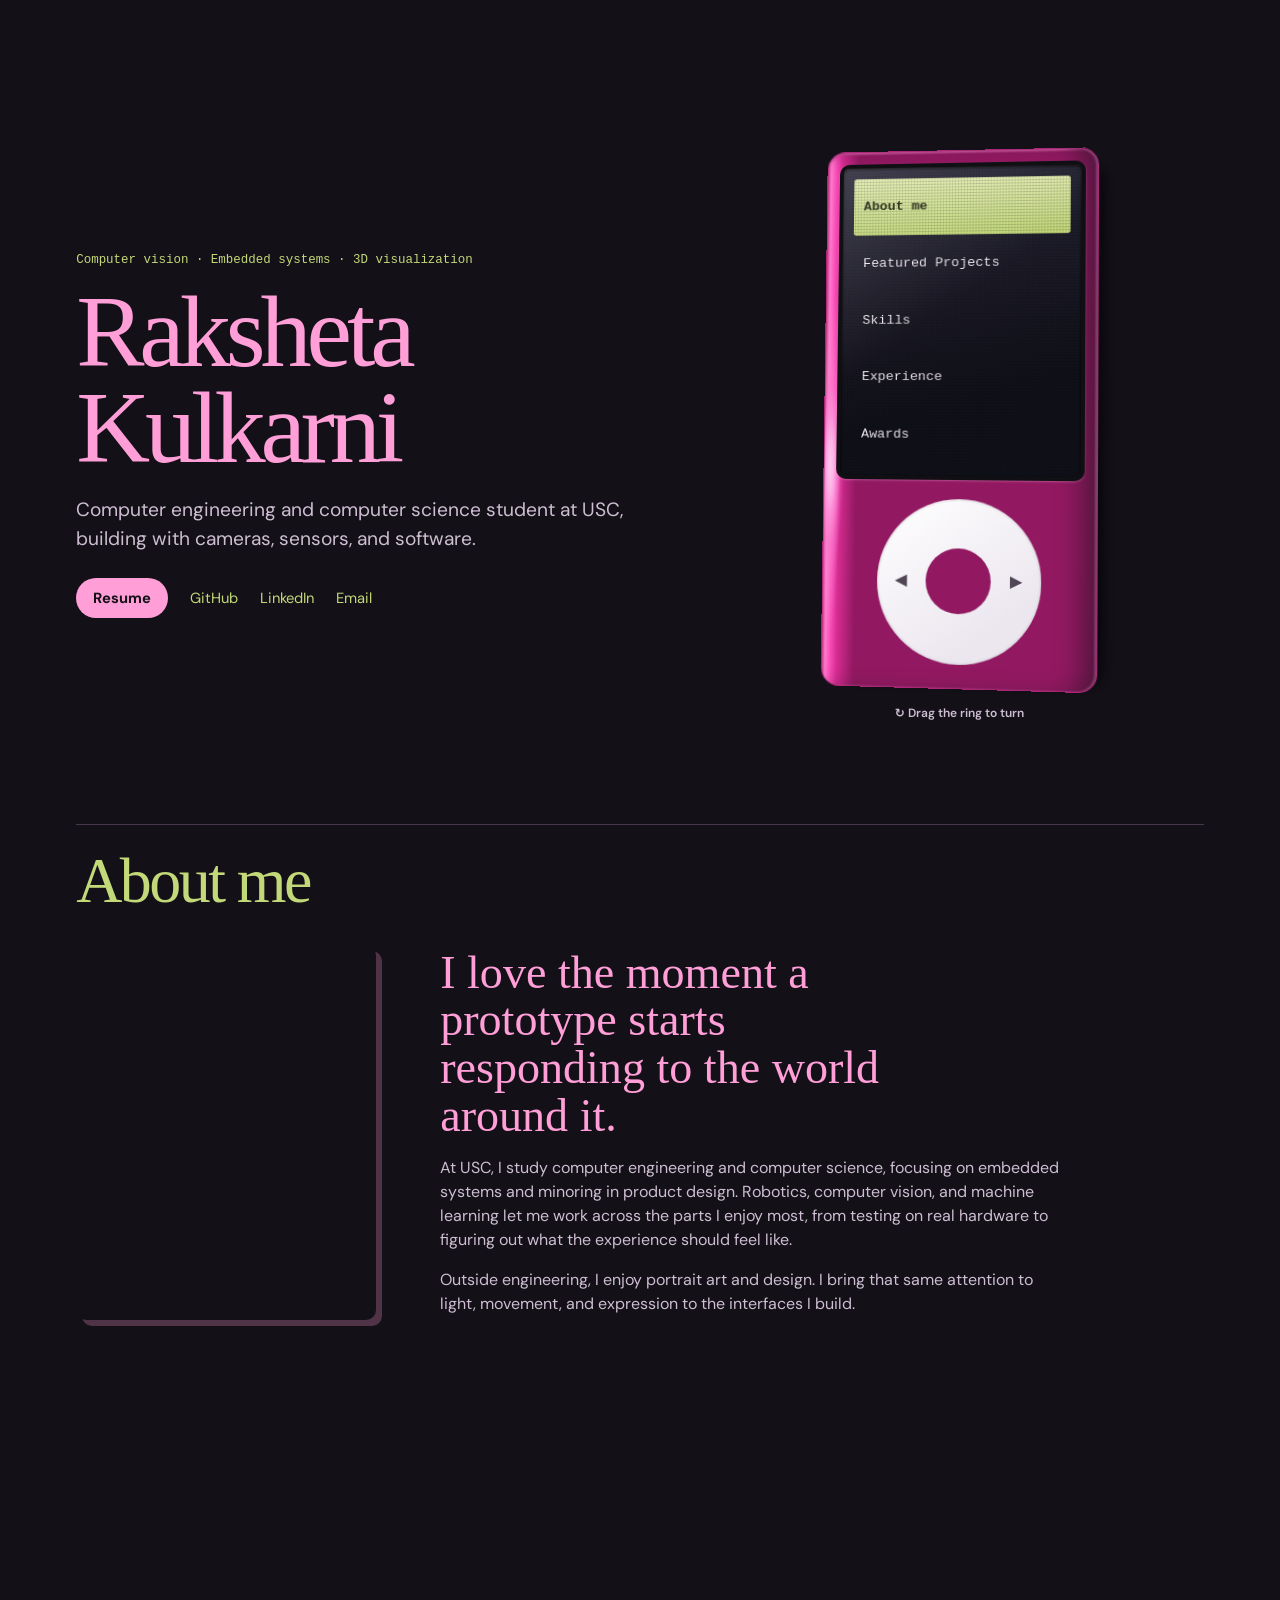
<file: index.html>
<!doctype html>
<html lang="en">
<meta charset="utf-8">
<meta http-equiv="refresh" content="0; url=featured-visuals/">
<title>Raksheta Kulkarni · Engineering Portfolio</title>
<p><a href="featured-visuals/">Open Raksheta Kulkarni’s engineering portfolio</a></p>
</html>
</file>
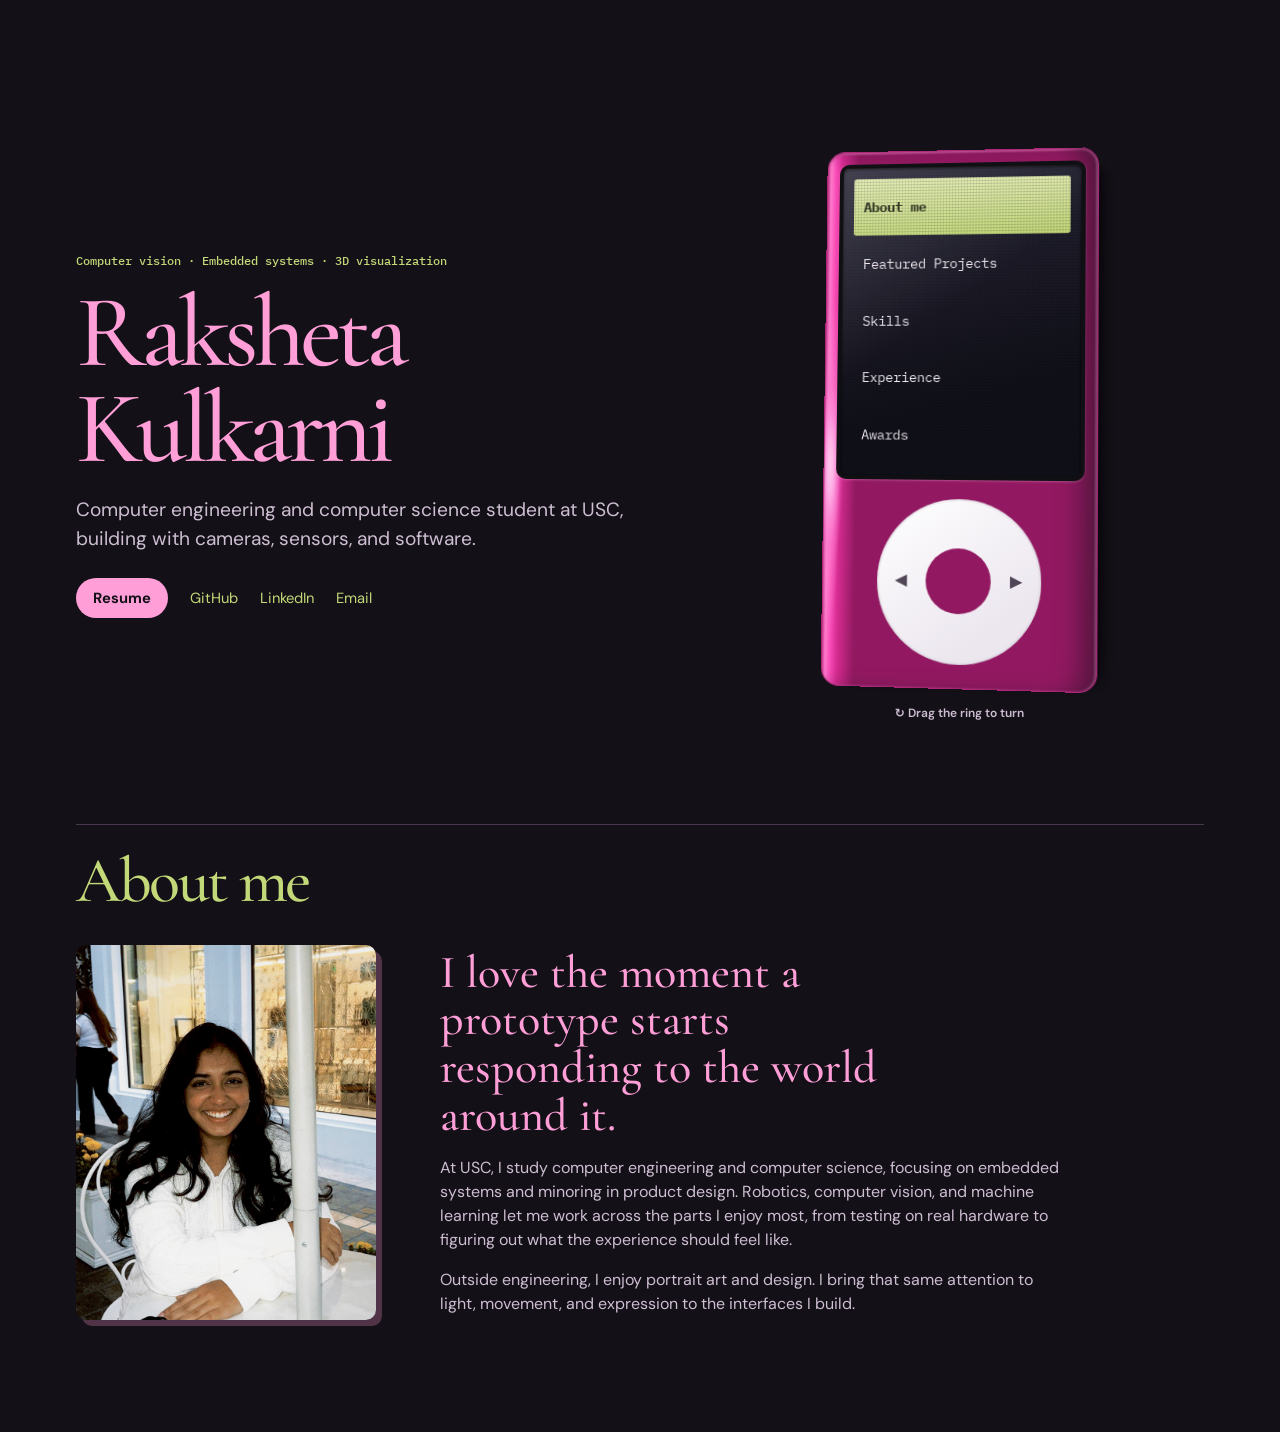
<file: featured-visuals/index.html>
<!doctype html>
<html lang="en">
<meta charset="utf-8">
<meta name="viewport" content="width=device-width, initial-scale=1">
<meta name="description" content="Engineering portfolio of Raksheta Kulkarni, a USC student working in computer vision, embedded systems, and software.">
<meta property="og:type" content="website">
<meta property="og:url" content="https://rakshetak.github.io/featured-visuals/">
<meta property="og:title" content="Raksheta Kulkarni | Engineering Portfolio">
<meta property="og:description" content="Interactive demos and original prototype footage from Magic Mirror and FIFO Smart Fridge.">
<meta property="og:image" content="https://rakshetak.github.io/featured-visuals/media/raksheta-kulkarni-portrait.jpg">
<meta property="og:image:alt" content="Portrait of Raksheta Kulkarni">
<title>Raksheta Kulkarni · Engineering Portfolio</title>
<link rel="stylesheet" href="visuals.css?v=portfolio-about-portrait">
<body class="portfolio">
<main>
  <header class="portfolio-intro" id="portfolio-start" tabindex="-1">
    <div class="portfolio-intro-copy">
    <p class="portfolio-focus">Computer vision · Embedded systems · 3D visualization</p>
    <h1>Raksheta Kulkarni</h1>
    <p>Computer engineering and computer science student at USC, building with cameras, sensors, and software.</p>
    <div class="portfolio-contact" aria-label="Resume and contact">
      <a class="portfolio-resume" href="media/raksheta-kulkarni-resume.pdf?v=public">Resume</a>
      <a href="https://github.com/RakshetaK">GitHub</a>
      <a href="https://www.linkedin.com/in/rakshetakulkarni">LinkedIn</a>
      <a href="mailto:raksheta@usc.edu">Email</a>
    </div>
    </div>
    <figure class="portfolio-hero-model">
      <div class="portfolio-device">
        <div class="portfolio-device-depth" aria-hidden="true"><i></i><i></i><i></i><i></i><i></i><i></i></div>
        <div class="portfolio-menu" role="tablist" aria-label="Portfolio sections" aria-orientation="vertical">
          <button type="button" role="tab" id="tab-about" aria-controls="about" aria-selected="true">About me</button>
          <button type="button" role="tab" id="tab-projects" aria-controls="projects" aria-selected="false" tabindex="-1">Featured Projects</button>
          <button type="button" role="tab" id="tab-skills" aria-controls="skills" aria-selected="false" tabindex="-1">Skills</button>
          <button type="button" role="tab" id="tab-experience" aria-controls="experience" aria-selected="false" tabindex="-1">Experience</button>
          <button type="button" role="tab" id="tab-awards" aria-controls="awards" aria-selected="false" tabindex="-1">Awards</button>
        </div>
        <div class="portfolio-wheel" role="group" aria-label="Section controls" aria-describedby="portfolio-wheel-hint">
          <button type="button" data-section-step="-1" aria-label="Previous section">◀</button>
          <button type="button" id="portfolio-open" aria-label="Go to selected section"></button>
          <button type="button" data-section-step="1" aria-label="Next section">▶</button>
        </div>
      </div>
      <figcaption class="portfolio-wheel-hint" id="portfolio-wheel-hint"><span aria-hidden="true">↻</span> Drag the ring to turn</figcaption>
    </figure>
  </header>
  <section id="about" class="portfolio-panel" role="tabpanel" aria-labelledby="tab-about" tabindex="-1">
    <h2>About me</h2>
    <div class="portfolio-about">
      <img src="media/raksheta-kulkarni-portrait.jpg" alt="Portrait of Raksheta Kulkarni" decoding="async">
      <div class="portfolio-about-copy">
        <p>I love the moment a prototype starts responding to the world around it.</p>
        <p>At USC, I study computer engineering and computer science, focusing on embedded systems and minoring in product design. Robotics, computer vision, and machine learning let me work across the parts I enjoy most, from testing on real hardware to figuring out what the experience should feel like.</p>
        <p>Outside engineering, I enjoy portrait art and design. I bring that same attention to light, movement, and expression to the interfaces I build.</p>
      </div>
    </div>
  </section>
  <section id="projects" class="portfolio-panel" role="tabpanel" aria-labelledby="tab-projects" tabindex="-1">
    <h2>Featured Projects</h2>
    <div class="portfolio-project-preview">
        <a class="portfolio-device-screen" href="magic-mirror.html" aria-label="Explore the Magic Mirror interactive demo">
          <p class="portfolio-model-status">Loading 3D model…</p>
          <canvas id="portfolio-mirror" width="640" height="640" aria-hidden="true" hidden></canvas>
          <span>Magic Mirror <span aria-hidden="true">↗</span></span>
        </a>
        <a class="portfolio-device-screen" href="fifo.html" aria-label="Explore the FIFO Smart Fridge interactive demo">
          <p class="portfolio-model-status">Loading 3D model…</p>
          <canvas id="portfolio-fifo" width="640" height="640" aria-hidden="true" hidden></canvas>
          <span>FIFO Smart Fridge <span aria-hidden="true">↗</span></span>
        </a>
    </div>
  </section>
  <section id="skills" class="portfolio-panel" role="tabpanel" aria-labelledby="tab-skills" tabindex="-1">
    <h2>Skills</h2>
    <dl class="portfolio-skills">
      <div><dt>Languages</dt><dd>C++, Python, C#, Java, Kotlin, TypeScript, JavaScript</dd></div>
      <div><dt>Computer vision and machine learning</dt><dd>OpenCV, Detectron2, PyTorch, TensorFlow</dd></div>
      <div><dt>Web</dt><dd>React, Next.js, Tailwind CSS, HTML, CSS</dd></div>
      <div><dt>Robotics and algorithms</dt><dd>Hungarian algorithm, Vicon, NVIDIA Jetson</dd></div>
      <div><dt>Tools</dt><dd>Git, GitHub, Docker, Linux, MATLAB, Figma, SOLIDWORKS (Certified Associate)</dd></div>
    </dl>
  </section>
  <section id="experience" class="portfolio-panel" role="tabpanel" aria-labelledby="tab-experience" tabindex="-1">
    <h2>Experience</h2>
    <section class="portfolio-experience-group">
      <h3>Technical Experience</h3>
      <div class="portfolio-entries">
        <article><p class="portfolio-meta">Premier Nationwide Security · Software Development Intern</p><h4>Security operations platform</h4><p>Designing a responsive platform for guards, office staff, and clients, including GPS-based check-ins, incident reporting, payroll, and billing.</p></article>
        <article><p class="portfolio-meta">USC Autonomous Networks Research Group · Undergraduate Researcher</p><h4>Error correction for correlated noise</h4><p>Studying GRAND and GRANDAB decoding under burst errors, including how interleaving and adaptive noise guessing affect decoding performance.</p></article>
        <article><p class="portfolio-meta">USC FLS Lab · Undergraduate Researcher</p><h4>Multi-agent formation transitions</h4><p>Developed a two-pass Hungarian assignment algorithm to reduce travel distance during drone formation changes while respecting device, orientation, and spatial constraints. Validated the approach on physical hardware with Vicon motion capture and measured <strong>7.36 mm average positional tracking error</strong> across the swarm.</p></article>
      </div>
    </section>
    <section class="portfolio-experience-group">
      <h3>Leadership</h3>
      <div class="portfolio-entries">
        <article><p class="portfolio-meta">USC Makers · Technical Operations Manager</p><h4>Workshop inventory app</h4><p>Organized <strong>200+ components</strong> across <strong>60 labeled bins</strong> and built a Kotlin Android app with Room and keyword search to help members find parts.</p></article>
        <article><p class="portfolio-meta">USC Makers · Project Manager</p><h4><a href="fifo.html">FIFO Smart Fridge</a></h4><p>Led a <strong>six-person team</strong>, managed a <strong>$600 budget</strong>, and integrated a motorized scanning carriage, a vision-language pipeline, and an inventory app.</p></article>
        <article><p class="portfolio-meta">USC Makers · Software Lead</p><h4><a href="magic-mirror.html">Magic Mirror</a></h4><p>Built the pose-tracking pipeline with MediaPipe, Flask, and Unity, including the joint transformations and smoothing that drove the 3D garment visualization. The original prototype sustained <strong>about 20 FPS</strong> with <strong>sub-second latency</strong>.</p></article>
      </div>
    </section>
    <section class="portfolio-experience-group">
      <h3>Competitions</h3>
      <div class="portfolio-entries">
        <article><p class="portfolio-meta">Kode With Klossy × Goldman Sachs</p><h4>Predatory lending detection</h4><p>Compared <strong>three classifiers</strong> across mortgage data from <strong>eight states</strong> and evaluated precision, recall, and fairness tradeoffs.</p></article>
        <article><p class="portfolio-meta">Good Vibes Only AI/ML Hackathon · Hardware Division Winner</p><h4>Vyz adaptive wearable</h4><p>Built a Jetson-powered prototype and programmed light-responsive sunglasses and real-time audio filtering to dampen ambient sound above <strong>85 dB</strong>.</p></article>
      </div>
    </section>
  </section>
  <section id="awards" class="portfolio-panel" role="tabpanel" aria-labelledby="tab-awards" tabindex="-1">
    <h2>Awards</h2>
    <ul class="portfolio-awards">
      <li><span class="portfolio-award-year">2025</span><div><strong>Hardware Division Winner</strong><p>Good Vibes Only AI/ML Hackathon</p></div></li>
      <li><span class="portfolio-award-year">2025</span><div><strong>Challenge Finalist</strong><p>Kode With Klossy × BWDC Challenge</p></div></li>
      <li><span class="portfolio-award-year">2024</span><div><strong>National Champion</strong><p>StellarXplorers</p></div></li>
      <li><span class="portfolio-award-year">2024–25</span><div><strong>Dean’s List</strong><p>USC Viterbi</p></div></li>
      <li><span class="portfolio-award-year">2023</span><div><strong>Top 5 Finalist</strong><p>Estée Lauder Coding Challenge</p></div></li>
    </ul>
  </section>
</main>
<script src="portfolio-menu.js?v=click-wheel" defer></script>
<script type="module" src="portfolio-hero.js?v=model-loading"></script>
</body>
</html>
</file>
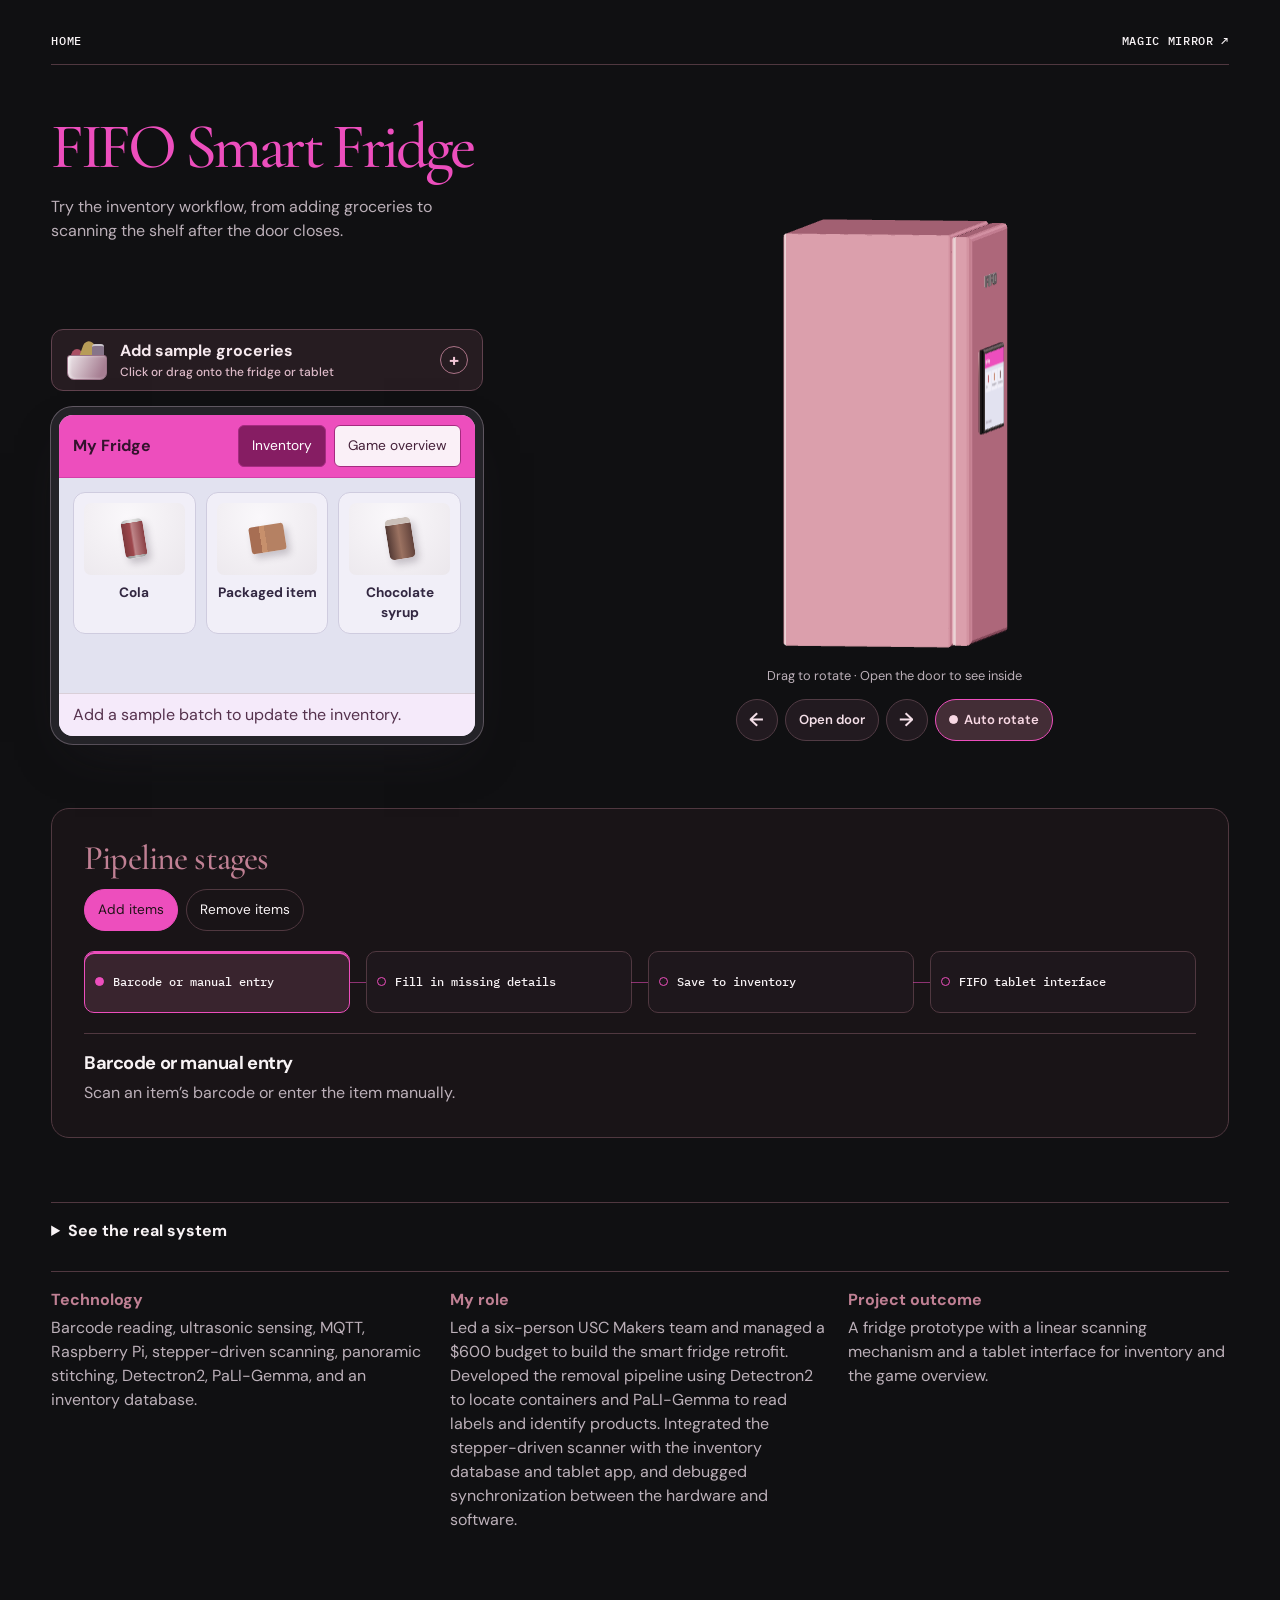
<file: featured-visuals/fifo.html>
<!doctype html>
<html lang="en">
<meta charset="utf-8">
<meta name="viewport" content="width=device-width, initial-scale=1">
<title>FIFO Smart Fridge · Interactive visual</title>
<link rel="stylesheet" href="visuals.css?v=fifo-system-demos">
<body class="fifo">
<main>
  <nav class="project-nav" aria-label="Project navigation"><a href="./">Home</a><a href="magic-mirror.html">Magic Mirror ↗</a></nav>
  <section class="fifo-hero" aria-labelledby="fifo-title">
    <header><h1 id="fifo-title">FIFO Smart Fridge</h1><p>Try the inventory workflow, from adding groceries to scanning the shelf after the door closes.</p></header>
    <figure class="fifo-model">
      <div class="fifo-model-stage">
        <canvas id="fifo-model" width="720" height="720" aria-label="3D reconstruction of the pink FIFO fridge with its door mounted tablet" hidden></canvas>
        <div class="fifo-scan-bubble" hidden>
          <canvas id="fifo-scan-preview" width="512" height="320" role="img" aria-label="Close-up of the linear scanner carriage"></canvas>
          <span>Linear scan · Close-up</span>
        </div>
      </div>
      <figcaption id="fifo-model-status" role="status">Loading the 3D fridge…</figcaption>
      <div class="controls fifo-model-controls" role="group" aria-label="Fridge model controls" hidden>
        <button type="button" id="fifo-turn-left" aria-label="Turn fridge left" title="Turn fridge left">←</button>
        <button type="button" id="fifo-door" aria-pressed="false">Open door</button>
        <button type="button" id="fifo-turn-right" aria-label="Turn fridge right" title="Turn fridge right">→</button>
        <button type="button" id="fifo-spin" aria-pressed="false">Auto rotate</button>
      </div>
    </figure>
    <section class="fifo-demo" aria-label="FIFO tablet simulation">
    <div class="fifo-tools controls">
      <button id="grocery-batch" type="button" draggable="true"><span aria-hidden="true" class="grocery-bag"><i></i><i></i><i></i></span><span><strong>Add sample groceries</strong><small>Click or drag onto the fridge or tablet</small></span><span class="fifo-add-mark" aria-hidden="true">+</span></button>
    </div>
    <div class="fifo-tablet">
      <div class="fifo-bar">
        <strong>My Fridge</strong>
        <div class="controls" aria-label="Tablet views">
          <button data-view="inventory" aria-pressed="true">Inventory</button>
          <button data-view="game" aria-pressed="false">Game overview</button>
        </div>
      </div>
      <div id="inventory-view" class="fifo-screen"><ul id="inventory-items" class="fifo-items" aria-label="Fridge inventory"></ul></div>
      <div id="game-view" class="fifo-screen fifo-game" hidden>
        <div class="fifo-profile">
          <div class="fifo-today"><strong>Today</strong><span>10/11</span></div>
          <div class="fifo-mascot"><img src="media/fifo-mascot.png" alt="FIFO turtle mascot"><span>Rak</span></div>
          <div class="fifo-streak"><strong>3 day streak!</strong><p>A good start!</p><div class="fifo-days" aria-label="Two checked streak marks"><span>✓</span><span>✓</span><span></span><span></span><span></span><span></span></div><small>Best streak · 3</small></div>
        </div>
        <div class="fifo-overview"><h2>Overview</h2><h3>Next up</h3><ul id="upcoming-items" aria-label="Items with expiration dates"></ul></div>
      </div>
      <p class="fifo-status" id="fifo-status" role="status">Add a sample batch to update the inventory.</p>
    </div>
    </section>
  </section>
  <section class="fifo-pipeline" aria-labelledby="fifo-stages">
    <h2 id="fifo-stages">Pipeline stages</h2>
    <div class="controls fifo-flow-controls" role="group" aria-label="Inventory workflow">
      <button type="button" data-flow="add" aria-pressed="true">Add items</button>
      <button type="button" data-flow="remove" aria-pressed="false">Remove items</button>
    </div>
    <nav class="steps" aria-labelledby="fifo-stages"></nav>
    <div class="fifo-stage-detail">
      <div aria-live="polite"><h2 id="step-title"></h2><p id="step-detail"></p></div>
    </div>
  </section>
  <details class="fifo-footage">
    <summary>See the real system</summary>
    <div class="footage">
      <figure><video controls playsinline preload="none" poster="media/fifo-model.jpg" src="media/fifo-visualizer.mp4"></video><figcaption>Original FIFO 3D model walkthrough</figcaption></figure>
      <figure><video controls playsinline preload="none" poster="media/fifo-scanner.jpg" src="media/fifo-scanner.mp4"></video><figcaption>Physical scanning carriage traveling inside the fridge</figcaption></figure>
      <figure>
        <video controls muted playsinline preload="metadata" src="media/fifo-system-demo-1.mp4" aria-label="Adding items to FIFO"></video>
        <figcaption>Adding items</figcaption>
      </figure>
      <figure>
        <video controls muted playsinline preload="metadata" src="media/fifo-system-demo-2.mp4" aria-label="Removing items from FIFO"></video>
        <figcaption>Removing items</figcaption>
      </figure>
    </div>
  </details>
  <dl class="facts">
    <div><dt>Technology</dt><dd>Barcode reading, ultrasonic sensing, MQTT, Raspberry Pi, stepper-driven scanning, panoramic stitching, Detectron2, PaLI-Gemma, and an inventory database.</dd></div>
    <div><dt>My role</dt><dd>Led a six-person USC Makers team and managed a $600 budget to build the smart fridge retrofit. Developed the removal pipeline using Detectron2 to locate containers and PaLI-Gemma to read labels and identify products. Integrated the stepper-driven scanner with the inventory database and tablet app, and debugged synchronization between the hardware and software.</dd></div>
    <div><dt>Project outcome</dt><dd>A fridge prototype with a linear scanning mechanism and a tablet interface for inventory and the game overview.</dd></div>
  </dl>
</main>
<script type="module" src="fifo.js?v=local-3d"></script>
</body>
</html>
</file>
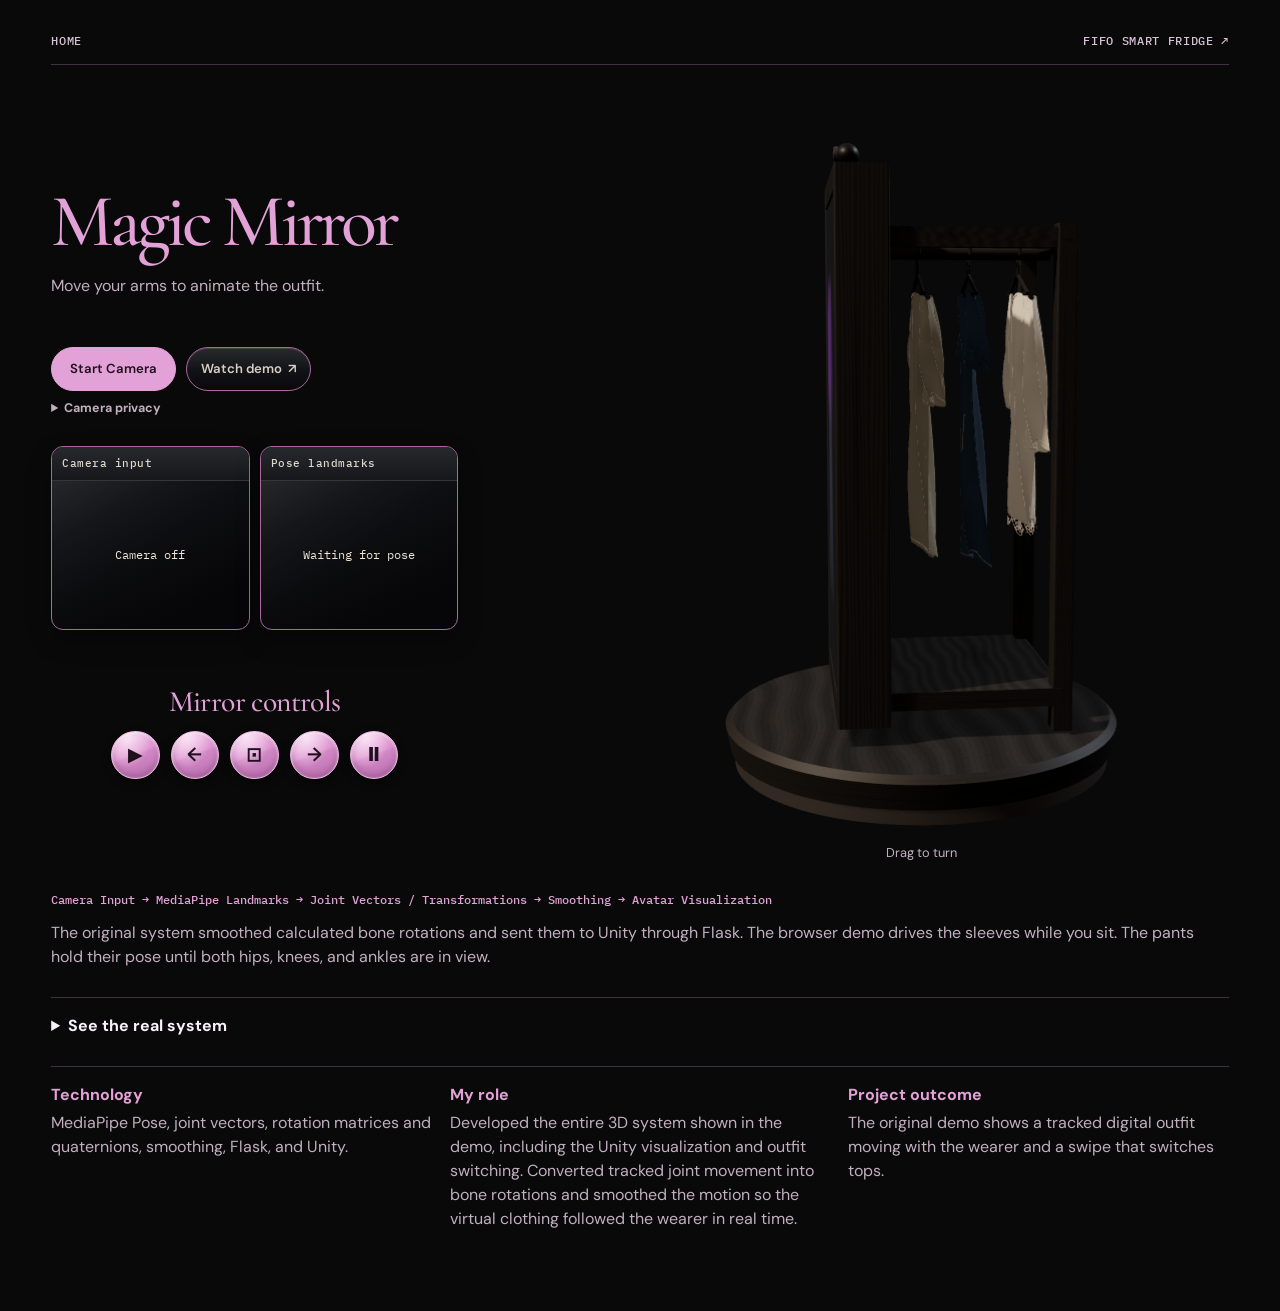
<file: featured-visuals/magic-mirror.html>
<!doctype html>
<html lang="en">
<meta charset="utf-8">
<meta name="viewport" content="width=device-width, initial-scale=1">
<title>Magic Mirror · Interactive visual</title>
<link rel="stylesheet" href="visuals.css">
<body class="mirror">
<main>
  <nav class="project-nav" aria-label="Project navigation"><a href="./">Home</a><a href="fifo.html">FIFO Smart Fridge ↗</a></nav>
  <section class="mirror-hero" aria-labelledby="mirror-title">
    <div class="mirror-sidebar">
    <header>
      <h1 id="mirror-title">Magic Mirror</h1>
      <p>Move your arms to animate the outfit.</p>
      <div class="controls mirror-camera-controls">
        <button id="start" class="primary">Start Camera</button>
        <button id="stop" disabled>Stop Camera</button>
        <button id="demo-button">Watch demo <span aria-hidden="true">↗</span></button>
      </div>
      <p id="camera-status" role="status"></p>
      <details class="camera-privacy">
        <summary>Camera privacy</summary>
        <p>Video stays on this device.</p>
      </details>
    </header>
    <div class="mirror-preview-tools">
    <div class="views" aria-label="Live camera and pose tracking">
      <figure><figcaption class="view-title">Camera input</figcaption><div class="viewport"><span>Camera off</span><video id="camera" autoplay muted playsinline aria-label="Live camera input"></video></div></figure>
      <figure><figcaption class="view-title">Pose landmarks</figcaption><div class="viewport"><span>Waiting for pose</span><canvas id="landmarks" width="640" height="480" aria-label="Detected pose skeleton"></canvas></div></figure>
    </div>
    <h2 class="mirror-controls-heading" id="mirror-controls-heading">Mirror controls</h2>
    <div class="controls mirror-model-controls" role="group" aria-labelledby="mirror-controls-heading">
      <button id="mirror-play" disabled aria-label="Start rotation" title="Start rotation"><span aria-hidden="true">▶︎</span></button>
      <button id="mirror-left" disabled aria-label="Turn mirror left" title="Turn left"><span aria-hidden="true">←</span></button>
      <button id="mirror-front" disabled aria-label="Face mirror forward" title="Front view"><span aria-hidden="true">⊡</span></button>
      <button id="mirror-right" disabled aria-label="Turn mirror right" title="Turn right"><span aria-hidden="true">→</span></button>
      <button id="mirror-pause" disabled aria-label="Pause rotation" title="Pause rotation"><span aria-hidden="true">Ⅱ</span></button>
    </div>
    </div>
    </div>
    <figure class="mirror-display">
      <div class="mirror-scene">
        <canvas id="mirror-model" width="640" height="640" hidden aria-label="Rotatable model of the black Magic Mirror cabinet and clothing rack"></canvas>
        <div class="viewport mirror-glass">
          <canvas id="avatar" width="480" height="1280" aria-label="Live 3D garment driven by pose landmarks"></canvas>
          <span id="mirror-idle-label">Garment preview</span>
        </div>
      </div>
      <figcaption id="model-status" role="status">Loading the 3D reconstruction…</figcaption>
    </figure>
  </section>
  <p class="pipeline">Camera Input → MediaPipe Landmarks → Joint Vectors / Transformations → Smoothing → Avatar Visualization</p>
  <p>The original system smoothed calculated bone rotations and sent them to Unity through Flask. The browser demo drives the sleeves while you sit. The pants hold their pose until both hips, knees, and ankles are in view.</p>
  <details id="real-system">
    <summary>See the real system</summary>
    <div class="footage">
      <figure><img class="original" src="media/mirror-hardware-reference.png" alt="Original Magic Mirror hardware with hanging clothes"><figcaption>Original hardware reference</figcaption></figure>
      <figure><video id="demo-video" controls playsinline preload="none" poster="media/magic-mirror-demo.jpg" src="media/magic-mirror-demo.mp4"></video><figcaption>Prerecorded Magic Mirror demo showing the webcam and original Unity output</figcaption></figure>
    </div>
  </details>
  <dl class="facts">
    <div><dt>Technology</dt><dd>MediaPipe Pose, joint vectors, rotation matrices and quaternions, smoothing, Flask, and Unity.</dd></div>
    <div><dt>My role</dt><dd>Developed the entire 3D system shown in the demo, including the Unity visualization and outfit switching. Converted tracked joint movement into bone rotations and smoothed the motion so the virtual clothing followed the wearer in real time.</dd></div>
    <div><dt>Project outcome</dt><dd>The original demo shows a tracked digital outfit moving with the wearer and a swipe that switches tops.</dd></div>
  </dl>
</main>
<script type="module" src="mirror.js?v=local-3d"></script>
</body>
</html>
</file>
<file: featured-visuals/visuals.css>
@import url('https://fonts.googleapis.com/css2?family=Barlow+Condensed:wght@500;600&family=Cormorant+Garamond:wght@500&family=DM+Sans:wght@400;500;600;700&family=IBM+Plex+Mono:wght@400;500&display=swap');

:root{color-scheme:light;--bg:#f8f6f2;--ink:#251d22;--muted:#62545c;--line:#dacdd3;--accent:#962c58;--panel:#f3e5e8;--mono:"IBM Plex Mono",monospace}
.portfolio{--bg:#131017;--ink:#fbf3fb;--muted:#cdbed2;--line:#48384e;--accent:#ff9ed7;--peridot:#c3d878;color-scheme:dark}
.portfolio main{max-width:1230px}
.portfolio-contact{display:flex;align-items:center;flex-wrap:wrap;gap:12px 22px}
.portfolio-contact a{text-decoration:none}
.portfolio-contact a:hover{text-decoration:underline}
.portfolio-contact a:not(.portfolio-resume){color:var(--peridot)}
.portfolio :focus-visible{outline-color:var(--peridot)}
.portfolio-intro{margin:clamp(32px,6vw,86px) 0 clamp(38px,5vw,68px)}
.portfolio-intro{display:grid;grid-template-columns:minmax(0,1.2fr) minmax(0,1fr);align-items:center;gap:clamp(18px,4vw,56px)}
.portfolio-intro-copy>p:not(.portfolio-focus){max-width:44ch;font-size:clamp(1rem,2vw,1.2rem)}
.portfolio-hero-model{
  margin:0;
  width:min(100%,352px);
  justify-self:center;
  padding:clamp(22px,3vw,44px);
  perspective:950px;
}
.portfolio-device{
  --case-pink:#921961;
  position:relative;
  padding:12px 12px 23px;
  border:1px solid #ac2578;
  border-radius:18px;
  background:radial-gradient(ellipse 14px 20% at 6px 59%,
    #ffc7ef 0%,
    #ffb4e7 22%,
    #fc90daad 48%,
    #fa6bc84d 74%,
    #f94db700 100%
  ), radial-gradient(ellipse 11px 33% at 6px 59%,
    #ffaee6c2 0%,
    #ff94d695 34%,
    #f94db700 100%
  ), linear-gradient(90deg,
    #c53587 0,
    #ff7bcd 3px,
    #f94db7 8px,
    #d62c91 15px,
    var(--case-pink) 32px
  );
  box-shadow:
    inset -2px 0 2px #ffd2f13b,
    inset -24px 0 25px -10px #53163e,
    inset 0 2px 2px #cc5098;
  transform-style:preserve-3d;
  transform:rotateZ(.5deg) rotateX(2deg) rotateY(-5deg);
}
.portfolio-device-depth,.portfolio-device-depth i{
  position:absolute;
  inset:0;
  border-radius:inherit;
  pointer-events:none;
}
.portfolio-device-depth{transform-style:preserve-3d}
.portfolio-device-depth i{
  background:#77134f;
  box-shadow:inset 2px 2px 4px #ab3d7c,inset -2px -2px 4px #480c33;
}
.portfolio-device-depth i:nth-child(1){transform:translateZ(-3px) scale(.998)}
.portfolio-device-depth i:nth-child(2){transform:translateZ(-7px) scale(.996)}
.portfolio-device-depth i:nth-child(3){transform:translateZ(-11px) scale(.994)}
.portfolio-device-depth i:nth-child(4){transform:translateZ(-15px) scale(.992)}
.portfolio-device-depth i:nth-child(5){transform:translateZ(-19px) scale(.989)}
.portfolio-device-depth i:nth-child(6){
  transform:translateZ(-23px) scale(.985);
  box-shadow:inset -2px -2px 4px #480c33,6px 2px 9px #060208bd,11px 5px 17px #06020870;
}
@media(hover:hover) and (prefers-reduced-motion:no-preference){
  .portfolio-device{transition:transform 250ms ease}
  .portfolio-hero-model:hover .portfolio-device{transform:rotateZ(3deg) rotateX(12deg) rotateY(-23deg)}
}
.portfolio-device-screen{
  position:relative;
  display:block;
  aspect-ratio:1;
  overflow:hidden;
  border:0;
  border-radius:9px;
  background:#19151e;
  text-decoration:none;
}
.portfolio-device-screen>span{
  position:absolute;
  inset:auto 0 0;
  padding:8px 11px;
  color:#fce6fa;
  font-size:.74rem;
  text-align:center;
}
.portfolio-project-preview canvas{display:block;width:100%;height:calc(100% - 32px)}
.portfolio-model-status{
  position:absolute;
  inset:0 0 32px;
  display:grid;
  place-items:center;
  padding:12px;
  text-align:center;
  font-size:.8rem;
}
.portfolio [hidden]{display:none}
.portfolio-menu{
  position:relative;
  display:grid;
  grid-auto-rows:1fr;
  aspect-ratio:.78;
  min-height:282px;
  padding:11px;
  border:4px solid #101014;
  border-radius:10px;
  background:linear-gradient(165deg,#292738,#101018 72%);
  box-shadow:0 1px 2px #ffb4e550,inset 0 1px 3px #000;
}
.portfolio-menu::after{
  content:"";
  position:absolute;
  inset:0;
  border-radius:5px;
  background:
    linear-gradient(145deg,#fff2,transparent 46%),
    repeating-linear-gradient(0deg,#08071026 0 1px,transparent 1px 3px),
    repeating-linear-gradient(90deg,#0807101c 0 1px,transparent 1px 3px);
  pointer-events:none;
}
.portfolio-menu button{
  width:100%;
  border:0;
  border-radius:3px;
  padding:4px 10px;
  background:transparent;
  color:var(--ink);
  font-family:var(--mono);
  font-size:.85rem;
  text-align:left;
}
.portfolio-menu button[aria-selected=true]{background:linear-gradient(#dfeaab,var(--peridot));color:#232912;font-weight:700}
.portfolio-menu button[aria-selected=false]:hover{background:#302538}
.portfolio-wheel{
  position:relative;
  display:grid;
  grid-template:1fr 1.3fr 1fr / 1fr 1.35fr 1fr;
  place-items:center;
  width:min(100%,164px);
  aspect-ratio:1;
  margin:19px auto 0;
  border:0;
  border-radius:50%;
  touch-action:none;
  user-select:none;
  cursor:grab;
}
.portfolio-wheel::before{
  content:"";
  position:absolute;
  inset:0;
  border-radius:inherit;
  background:#f2eef5;
  background-image:linear-gradient(145deg,#fff,#ece7ef 75%);
  box-shadow:inset 0 0 3px #b9aebb;
  transform:rotate(var(--wheel-angle,0rad));
  pointer-events:none;
}
.portfolio-wheel.is-turning,.portfolio-wheel.is-turning button{cursor:grabbing}
.portfolio-wheel-hint{
  margin-top:18px;
  color:var(--muted);
  font:600 .75rem/1.4 "DM Sans",system-ui,sans-serif;
  text-align:center;
}
.portfolio-wheel button{position:relative}
.portfolio-wheel [data-section-step]{grid-row:2;border:0;background:transparent;color:#514656;padding:6px}
.portfolio-wheel [data-section-step]:hover{color:#920058}
.portfolio-wheel [data-section-step="1"]{grid-column:3}
.portfolio-wheel #portfolio-open{
  grid-area:2/2;
  width:min(100%,65px);
  height:auto;
  aspect-ratio:1;
  border:0;
  border-radius:50%;
  padding:0;
  background:var(--case-pink);
  box-shadow:none;
  color:#fff;
}
@media(max-width:720px){.portfolio-intro{grid-template-columns:1fr}}
.portfolio-intro h1{font:500 clamp(3.3rem,8vw,7.4rem)/.94 "Cormorant Garamond",Georgia,serif;letter-spacing:-.05em;color:var(--accent);margin:14px 0 20px}
.portfolio-focus,.portfolio-meta{font:500 .78rem/1.5 var(--mono);color:var(--peridot)}
.portfolio-contact{margin-top:24px;font-size:.92rem}
.portfolio-resume{background:var(--accent);color:var(--bg);padding:9px 17px;border-radius:999px;font-weight:700}
.portfolio-panel{border-top:1px solid var(--line);padding-block:24px;scroll-margin-top:24px}
.portfolio-panel h2{margin-bottom:16px;color:var(--peridot)}
.portfolio-panel:not(#projects)>h2{
  margin-bottom:24px;
  font:500 clamp(2.65rem,5vw,4.25rem)/1 "Cormorant Garamond",Georgia,serif;
  letter-spacing:-.04em;
}
.portfolio-about{
  display:grid;
  grid-template-columns:minmax(170px,300px) minmax(0,1fr);
  align-items:center;
  gap:clamp(20px,5vw,64px);
  max-width:990px;
  padding-block:8px 24px;
}
.portfolio-about img{
  display:block;
  width:100%;
  aspect-ratio:4/5;
  object-fit:cover;
  border-radius:10px;
  box-shadow:6px 6px 0 #513348;
}
.portfolio-about-copy{max-width:60ch}
.portfolio-about p:first-child{
  max-width:20ch;
  color:var(--accent);
  font:500 clamp(1.9rem,3.6vw,3.15rem)/1.04 "Cormorant Garamond",Georgia,serif;
}
.portfolio-about p + p{margin-top:16px}
.portfolio-about a{color:var(--peridot)}
.portfolio-experience-group + .portfolio-experience-group{margin-top:32px}
.portfolio-experience-group h3{
  border-bottom:1px solid var(--line);
  margin:0 0 12px;
  padding-bottom:10px;
  color:var(--accent);
  font-size:1.2rem;
}
.portfolio-entries h4{font-size:1.12rem;margin:5px 0 7px}
.portfolio-project-preview{
  display:grid;
  grid-template-columns:repeat(2,minmax(0,1fr));
  gap:clamp(10px,2vw,24px);
  max-width:820px;
}
.portfolio-skills{
  display:grid;
  grid-template-columns:repeat(auto-fit,minmax(min(100%,245px),1fr));
  gap:12px;
  margin:0;
}
.portfolio-skills>div{
  padding:20px;
  border:1px solid var(--line);
  border-top:2px solid var(--peridot);
  border-radius:10px;
  background:#201925;
}
.portfolio-skills dt{margin-bottom:8px;font-weight:700}
.portfolio-skills dd{margin:0;color:var(--muted);font:400 .85rem/1.75 var(--mono)}
.portfolio-awards{display:grid;gap:8px;max-width:760px;padding:0;margin:0;list-style:none}
.portfolio-awards li{
  display:grid;
  grid-template-columns:5em minmax(0,1fr);
  align-items:baseline;
  gap:12px;
  padding:14px clamp(12px,3vw,24px);
  border:1px solid var(--line);
  border-radius:8px;
  background:#201925;
}
.portfolio-award-year{color:var(--peridot);font:500 .78rem/1.5 var(--mono)}
.portfolio-awards li:first-child{border-color:#936078;background:#2b1b2a}
.portfolio-awards li:first-child strong{color:var(--accent)}
.portfolio-awards p{font-size:.9rem}
.portfolio-entries{display:grid;grid-template-columns:repeat(2,minmax(0,1fr));gap:12px}
.portfolio-entries article{border:1px solid var(--line);border-radius:10px;padding:16px;background:#1b1721}
@media(max-width:640px){.portfolio-entries{grid-template-columns:1fr}}
@media(max-width:520px){.portfolio-about{grid-template-columns:1fr}.portfolio-about img{max-width:100%;max-height:320px;object-position:center 45%}}
*{box-sizing:border-box}
body{margin:0;background:var(--bg);color:var(--ink);font:16px/1.5 "DM Sans",system-ui,sans-serif}
main{max-width:1130px;margin:auto;padding:32px clamp(16px,4vw,54px) 64px}
header{margin:30px 0 26px}
h1,h2,h3,p,figure{margin:0}
h1{font-size:clamp(2.6rem,7vw,5.1rem);line-height:1.02;letter-spacing:-.065em;margin:8px 0 12px}
h2{font-size:1.35rem;letter-spacing:-.025em}
p{color:var(--muted)}
a{color:inherit;text-underline-offset:4px}
.eyebrow,.pipeline,.view-title{font:500 .75rem/1.6 var(--mono);color:var(--accent)}
.eyebrow{text-transform:uppercase;letter-spacing:.1em}
button{font:inherit;color:inherit;background:transparent;border:1px solid var(--line);border-radius:6px;padding:8px 13px;cursor:pointer;min-height:42px}
button:hover:not(:disabled){border-color:var(--accent)}
button[aria-pressed=true],button.primary{background:var(--accent);color:var(--button-ink,white);border-color:var(--accent)}
button:disabled{opacity:.5;cursor:default}
:focus-visible{outline:2px solid var(--accent);outline-offset:4px}
.controls{display:flex;flex-wrap:wrap;gap:8px;align-items:center}
.project-links,.system,.footage,.facts{display:grid;gap:18px}
.project-links,.footage{grid-template-columns:repeat(2,minmax(0,1fr))}
.project-links a{text-decoration:none;border-top:1px solid var(--line);padding-top:12px}
.project-links a:hover h2{text-decoration:underline}
.project-links img{display:block;width:100%;aspect-ratio:16/10;object-fit:contain;background:#211b20;margin-bottom:12px}
.system{grid-template-columns:minmax(0,1.36fr) minmax(0,1fr);margin:14px 0}
.stage{position:relative;background:var(--panel);border-radius:12px;overflow:hidden;align-self:start}
.stage canvas{display:block;width:100%;height:auto}
[draggable=true]{cursor:grab}
.fifo{color-scheme:dark;--bg:#141315;--ink:#f8f3f5;--muted:#bcb0b9;--line:#51434d;--accent:#e0b4ca;--button-ink:#281c25;--panel:#e9dce4}
.fifo-tools{margin-bottom:14px}
#grocery-batch{display:flex;align-items:center;gap:12px;text-align:left;background:#fff;border-color:var(--line);color:var(--ink);font-weight:700}
#grocery-batch small{font-weight:500}
.grocery-bag{position:relative;isolation:isolate;flex:0 0 42px;height:40px}
.grocery-bag::after{content:"";position:absolute;inset:15px 1px 0;background:linear-gradient(115deg,#eee7ea,#a67e92 85%);border:1px solid #9a7388;border-radius:3px 3px 7px 7px;box-shadow:inset 2px 0 3px #fff7}
.grocery-bag i{position:absolute;bottom:16px;left:5px;width:12px;height:15px;border-radius:50%;background:#a94f64}
.grocery-bag i:nth-child(2){left:15px;height:23px;border-radius:6px;background:#b79c58;rotate:20deg}
.grocery-bag i:nth-child(3){left:26px;height:20px;border-radius:3px;background:#867489;border-top:2px solid #ccc7ce}
.fifo-tablet{color-scheme:light;border:8px solid #242328;border-radius:22px;background:linear-gradient(150deg,#fcfbfd,#eae7ec);color:#28232b;overflow:hidden;box-shadow:0 22px 50px -24px #25202a80,0 0 0 1px #615963}
.fifo-tablet.dragging{outline:3px dashed #ae225d;outline-offset:4px}
.fifo-tablet.scanning{outline:2px solid #c44378;outline-offset:3px}
.fifo-bar{display:flex;align-items:center;justify-content:space-between;flex-wrap:wrap;gap:8px;background:linear-gradient(110deg,#ede1e8,#dec9d7);border-bottom:1px solid #d5c4d0;padding:10px 14px;color:#30242d}
.fifo-bar button{border-color:#bca6b7;background:#fff8;color:#3b2834;font-size:.86rem}
.fifo-bar button[aria-pressed=true]{background:#392d38;color:#fff}
.fifo-screen{min-height:252px;padding:14px}
.fifo-screen[hidden]{display:none}
.fifo-status{padding:9px 14px;border-top:1px solid #d9cfd8;color:#5b4855;background:#f5edf3}
.fifo-items,.fifo-overview ul{margin:0;padding:0;list-style:none}
.fifo-items{display:grid;grid-template-columns:repeat(auto-fit,minmax(min(115px,100%),1fr));gap:10px}
.fifo-items li{display:grid;gap:8px;align-content:start;padding:10px;background:#fff;border:1px solid #ded9e1;border-radius:12px;text-align:center;font-size:.85rem}
.fifo-product{--product:#a75f77;display:grid;place-items:center;border-radius:7px;height:72px;background:radial-gradient(ellipse at 43% 20%,#faf8fb,#ebe7ec)}
.fifo-product::before{content:"";width:22px;height:39px;border-radius:5px;background:linear-gradient(90deg,#0003,transparent 38%,#fff5 47%,#0002 100%),linear-gradient(0deg,#aaa 6%,var(--product) 7% 91%,#ddd 92%);box-shadow:3px 5px 7px #40334340;transform:rotate(-9deg)}
.fifo-product.cola{--product:#9e484d}
.fifo-product.package::before{width:35px;height:27px;border-radius:3px;background:linear-gradient(90deg,#a76e53 30%,#c7906c 30% 45%,#b58163 45%)}
.fifo-product.chocolate::before{width:26px;height:35px;background:linear-gradient(90deg,#523934,#9b7261 48%,#61423b);border-top:6px solid #cbc0b9}
.fifo-product.banana::before{width:34px;height:28px;border-radius:4px 4px 55% 60%;background:transparent;border-bottom:9px solid #c1a255;border-right:5px solid #e1c373;transform:rotate(-23deg);box-shadow:2px 5px 3px -4px #40334366}
.fifo-product.berries::before{width:26px;height:27px;transform:rotate(18deg);border-radius:55% 55% 70% 70%;background:radial-gradient(ellipse at 40% 25%,#d9858d,#9c454f);border-top:4px solid #69735c}
.fifo-game{display:grid;grid-template-columns:1fr 1.3fr;gap:12px;color:#64374c}
.fifo-profile{display:grid;grid-template-columns:1fr 1fr;gap:8px}
.fifo-today,.fifo-mascot{display:grid;place-items:center;text-align:center;align-content:center}
.fifo-today,.fifo-streak,.fifo-overview{background:#fbf9fb;border:1px solid #e0d3dd;border-radius:10px;overflow:hidden}
.fifo-today strong{background:#70455b;color:white;align-self:start;width:100%;padding:4px}
.fifo-today span{font-size:1.8rem;padding:8px}
.fifo-mascot img{width:65px;height:auto;mix-blend-mode:multiply;border-radius:50%}
.fifo-streak{grid-column:1/-1;padding:10px}
.fifo-streak p{font-size:.85rem}
.fifo-days{display:flex;gap:4px;margin:6px 0;flex-wrap:wrap}
.fifo-days span{display:grid;place-items:center;width:24px;height:24px;border:1px solid #df9ab5;border-radius:50%;font-size:.75rem}
.fifo-days span:nth-child(-n+2){background:#eaa4c0}
.fifo-overview{padding:12px}
.fifo-overview h2{border-bottom:1px solid #d989a5;margin-bottom:9px}
.fifo-overview h3{font-size:1rem}
.fifo-overview li{display:flex;justify-content:space-between;gap:8px;margin-top:5px;padding:3px 6px;font-size:.85rem}
.fifo-overview li:nth-child(odd){background:#f9e0e8}
.fifo-overview li span:last-child{flex-shrink:0}
.fifo-scanner .stage{border:1px solid #e0bdcb}
@media(max-width:480px){.fifo-game{grid-template-columns:1fr}}
.detail{display:grid;align-content:start;gap:12px;padding:6px 0}
.steps{display:flex;flex-wrap:wrap;gap:7px;margin-top:14px}
.steps button{font:500 .75rem/1.4 var(--mono)}
.original{width:100%;height:auto;max-height:320px;object-fit:contain;background:#251d22;border-radius:8px;display:block}
details,.facts{margin-top:28px;border-top:1px solid var(--line);padding-top:16px}
summary{cursor:pointer;font-weight:700}
.footage{margin-top:12px}
.footage video{display:block;width:100%;max-height:440px;background:#09090a}
figcaption{color:var(--muted);margin-top:7px;font-size:.88rem}
.facts{grid-template-columns:repeat(3,minmax(0,1fr))}
.facts dt{font-weight:700}
.facts dd{color:var(--muted);margin:4px 0 0}
.mirror{color-scheme:dark;--bg:#090909;--ink:#faf2fa;--muted:#c2afc0;--line:#403040;--accent:#e3a2d7;--button-ink:#20101e;--panel:#1b131c}
.mirror-display{min-width:0}
.mirror-display figcaption{color:#d5cec6;text-align:center}
.mirror-glass span{align-self:end;margin-bottom:14px;color:#fff8ee;background:#27201ca8;border-radius:5px;z-index:1}
.views{display:grid;gap:10px}
.views figure{background:#2b2926;border:1px solid var(--line);border-radius:8px;overflow:hidden}
.view-title{display:block;margin:0;border-bottom:1px solid var(--line);padding:8px 10px;background:var(--panel)}
.viewport{display:grid;place-items:center;aspect-ratio:4/3;overflow:hidden}
.viewport>*{grid-area:1/1;max-width:100%}
.viewport video,.viewport canvas{display:block;width:100%;height:100%;object-fit:contain}
.viewport [hidden],.viewport[data-active=true]>span{display:none}
.viewport:has(video:not([hidden]))>span{display:none}
#camera{transform:scaleX(-1)}
.viewport span{font: .75rem var(--mono);color:var(--muted);padding:8px}
.mirror .views .viewport span,.mirror .mirror-glass span{color:#f0e4d6}
.pipeline{margin:12px 0;overflow-wrap:anywhere}
#camera-status{min-height:1.5em;margin-top:8px}

.project-nav{display:flex;justify-content:space-between;flex-wrap:wrap;gap:10px;border-bottom:1px solid var(--line);padding-bottom:14px;font:500 .75rem/1.5 var(--mono);text-transform:uppercase;letter-spacing:.055em}
.project-nav a{text-decoration:none}
.project-nav a:hover{text-decoration:underline}
.fifo h1,.mirror h1{font:600 clamp(4rem,10vw,8.4rem)/.84 "Barlow Condensed","Arial Narrow",sans-serif;letter-spacing:-.038em;text-transform:uppercase;margin:9px 0 18px}
.fifo header>p:last-child,.mirror header>p:not(.eyebrow){max-width:37ch}
.fifo header{margin:44px 0 30px}
.fifo-demo{display:grid;grid-template-columns:minmax(172px,22%) minmax(0,1fr);gap:18px;padding:clamp(12px,3vw,28px);border:1px solid var(--line);background:radial-gradient(ellipse at 70% 0%,#48303e,transparent 68%),#211a20}
.fifo-tools{align-items:stretch;align-content:start;flex-direction:column;margin:0}
.fifo-tools h2{font:500 1.65rem/1 "Barlow Condensed","Arial Narrow",sans-serif;text-transform:uppercase;margin-bottom:8px}
#grocery-batch{background:#e1becf;color:#261923;border-color:#ebcbdc}
.fifo-streak p{color:#685560}
.fifo-scanner{align-items:center;padding-bottom:12px}
.fifo-scanner .detail{padding:16px 18px;border-left:1px solid var(--line)}
.fifo-scanner .stage{border-color:#8c677b;border-radius:4px;background:linear-gradient(#8057711c 1px,transparent 1px),linear-gradient(90deg,#8057711c 1px,transparent 1px),radial-gradient(ellipse at 45% 23%,#f0e6ec,#d7bfcc);background-size:28px 28px,28px 28px,auto}
.steps button[aria-pressed=true]{color:var(--button-ink)}

.mirror main{max-width:1380px}
.mirror .facts dt{color:var(--accent)}
.mirror .project-nav{color:#d6c2d4}
.mirror-hero{display:grid;grid-template-columns:minmax(0,1fr) minmax(0,1.8fr);gap:clamp(20px,3vw,44px);align-items:center;margin:clamp(22px,3vw,44px) 0 28px}
.mirror-sidebar{min-width:0}
.mirror-hero header{margin:0}
.mirror-hero h1{font:500 clamp(3.25rem,5.8vw,5.9rem)/.96 "Cormorant Garamond",Georgia,serif;letter-spacing:-.055em;text-transform:none;margin:0 0 16px;color:var(--accent)}
.mirror-hero header>p:not(#camera-status){font-size:1rem;line-height:1.6;max-width:34ch}
.mirror-camera-controls{margin-top:48px;gap:6px 10px}
.mirror-hero button{min-height:44px;border-radius:999px;padding:7px 14px;font-size:.82rem;font-weight:600}
.mirror-camera-controls .primary{padding-inline:18px;background:var(--accent);border-color:var(--accent)}
.mirror-camera-controls .primary:hover:not(:disabled){filter:brightness(1.13);border-color:var(--accent)}
.mirror-camera-controls #demo-button{display:inline-flex;align-items:center;gap:6px;border-color:transparent;color:#d7cbb9}
.mirror-camera-controls #demo-button:hover{color:#fff3df}
.mirror-hero #camera-status{margin-top:8px;font-size:.78rem;line-height:1.5}
.mirror-hero #camera-status:empty{min-height:0;margin:0}
.camera-privacy{margin:8px 0 0;border:0;padding:0;color:var(--muted);font-size:.78rem}
.camera-privacy p{margin:4px 0 0 1em}
.mirror-hero .views{grid-template-columns:repeat(2,minmax(0,1fr));margin-top:28px}
.mirror-hero #stop:disabled{display:none}
.mirror-hero .views figure{
  background:linear-gradient(155deg,#25262a 0%,#111215 34%,#060608 82%);
  border-color:#a9679e;
  border-radius:12px;
  box-shadow:inset 0 1px #ffffff26,0 10px 24px #0005;
}
.mirror-hero .views .viewport{background:linear-gradient(145deg,#ffffff09,transparent 48%)}
.mirror-scene{position:relative;isolation:isolate;aspect-ratio:1;overflow:hidden}
.mirror-scene>img,.mirror-scene>canvas{display:block;width:100%;height:100%;object-fit:contain}
.mirror-scene>[hidden],.mirror-scene .mirror-glass{display:none}
#mirror-model{position:relative;z-index:1;touch-action:pan-y;cursor:grab}
#mirror-model:active{cursor:grabbing}
.mirror-scene .mirror-glass[data-camera=true]:not(.avatar-source){display:grid;position:absolute;z-index:2;inset:0;aspect-ratio:auto;background:#111}
.mirror-controls-heading{
  margin:clamp(36px,4.5vw,60px) 0 14px;
  text-align:center;
  color:var(--accent);
  font:500 1.85rem/1 "Cormorant Garamond",Georgia,serif;
  letter-spacing:-.02em;
}
.mirror-model-controls{
  flex-wrap:nowrap;
  justify-content:center;
  gap:clamp(6px,1vw,11px);
}
.mirror-model-controls button{
  display:grid;
  place-items:center;
  flex:0 0 clamp(44px,3.8vw,50px);
  aspect-ratio:1;
  padding:0;
  border-color:#efb7e4;
  border-radius:50%;
  background:radial-gradient(ellipse at 32% 8%,#fff4fcc4,transparent 54%),
    linear-gradient(160deg,#f4c3e8,#dd96d0 47%,#d388c6 51%,#b76dac);
  box-shadow:inset 0 1px 3px #fff9,inset 0 -3px 6px #642c5e55,0 4px 10px #0006;
  color:var(--button-ink);
  font-size:1.2rem;
  line-height:1;
}
.mirror-model-controls button:hover:not(:disabled){filter:brightness(1.13)}
.mirror-model-controls button:active:not(:disabled){box-shadow:inset 0 2px 5px #63275f66}
.mirror-camera-controls #stop,.mirror-camera-controls #demo-button{
  background:linear-gradient(180deg,#292a2e,#111215 56%,#09090b);
  border-color:#a9679e;
  box-shadow:inset 0 1px #ffffff20;
  color:#d7cfc2;
}
.mirror-camera-controls #demo-button:hover,.mirror-camera-controls #stop:hover{
  background:linear-gradient(180deg,#3a3b41,#1b1b1f 58%,#101014);
  border-color:var(--accent);
  color:#fff3df;
}
.mirror-display figcaption{font-size:.8rem;color:var(--muted)}
.mirror-hero .view-title{background:linear-gradient(180deg,#28292e,#16171a);border-color:#35353b;color:#ddd6cc;font-size:.69rem;letter-spacing:.045em}

@media(min-width:791px){
  #mirror-model{transform:translateX(8%)}
  .mirror-display figcaption{padding-inline-start:16%}
}
@media(max-width:710px){.system,.facts{grid-template-columns:1fr}}
@media(max-width:790px){
  .mirror-hero{grid-template-columns:1fr;gap:20px}
  .mirror-sidebar{display:contents}
  .mirror-preview-tools{grid-row:3}
  .mirror-hero .views{margin-top:0}
}
@media(max-width:600px){.fifo-demo{grid-template-columns:1fr}.fifo-tools{flex-direction:row;align-items:center}.fifo-tools h2{width:100%;margin:0}.fifo header{margin-top:30px}}
@media(max-width:480px){.project-links,.footage{grid-template-columns:1fr}}

.fifo{--bg:#101012;--line:#503840;--accent:#ed4ebd;--rose:#c08094;--button-ink:#211318}
.fifo main{max-width:1660px}
.fifo .facts dt{color:var(--rose)}
.fifo-hero{
  display:grid;
  grid-template-columns:minmax(410px,1.15fr) minmax(0,1.85fr);
  grid-template-areas:"heading model" "tablet model";
  grid-template-rows:auto 1fr;
  gap:28px clamp(24px,4vw,60px);
  margin:clamp(28px,4vw,56px) 0 clamp(36px,5vw,72px);
}
.fifo .fifo-hero header{grid-area:heading;margin:0}
.fifo-hero h1{
  margin:0 0 16px;
  color:var(--accent);
  font:500 clamp(3.25rem,5vw,5.35rem)/.98 "Cormorant Garamond",Georgia,serif;
  letter-spacing:-.055em;
  text-transform:none;
}
.fifo-hero .fifo-demo{
  grid-area:tablet;
  align-self:start;
  grid-template-columns:minmax(0,1fr);
  border:0;
  background:none;
  padding:0;
  gap:16px;
}
.fifo-hero .fifo-tools{display:grid;grid-template-columns:minmax(0,1fr) auto;gap:10px 14px}
.fifo-hero .fifo-tools h2{grid-column:1/-1;margin:0;font:600 .82rem/1.4 "DM Sans",sans-serif;text-transform:none;color:var(--ink)}
.fifo-hero .fifo-tools #grocery-batch{
  grid-column:1/-1;
  padding:9px 14px;
  border-radius:12px;
  border-color:#61424e;
  background:#261c21;
  color:#f6e9ee;
}
.fifo-hero .fifo-tools #grocery-batch:hover:not(:disabled){background:#39262f;border-color:var(--accent)}
.fifo-hero .fifo-tools #grocery-batch small{display:block;color:#ddbac8;font-size:.75rem}
.fifo-add-mark{
  display:grid;
  place-items:center;
  margin-inline-start:auto;
  min-width:28px;
  height:28px;
  border:1px solid #ab7387;
  border-radius:50%;
  color:#f3c7d7;
  font-size:1.1rem;
}
.fifo-hero .fifo-screen{min-height:185px}
.fifo-model{grid-area:model;align-self:center;min-width:0}
.fifo-model-stage{position:relative}
#fifo-model:not([hidden]){display:block;width:100%;height:auto;aspect-ratio:1.6;cursor:grab;touch-action:pan-y}
#fifo-model:active{cursor:grabbing}
.fifo-scan-bubble{position:absolute;inset:auto auto 4% 2%;width:clamp(142px,35%,290px);overflow:hidden;border:1px solid var(--accent);border-radius:16px;background:#171216;box-shadow:0 8px 24px #0008;pointer-events:none}
.fifo-scan-bubble canvas{display:block;width:100%;height:auto}
.fifo-scan-bubble span{display:block;padding:6px 10px;color:var(--accent);font-size:.75rem}
.fifo-model canvas.dragging{outline:2px dashed var(--accent);outline-offset:-4px;border-radius:12px}
.fifo .fifo-scanner{display:block}
.fifo .fifo-scanner .detail{border-left:0;padding-inline:0}
.fifo-hero .fifo-tablet{display:grid;grid-template-rows:auto 1fr auto}
.fifo-tablet{background:#e2e2f0;color:#332842}
.fifo-bar{background:var(--accent);border-color:#d43eaa;color:#33122c}
.fifo-bar button{background:#faf0f7;border-color:#a52b80;color:#442039}
.fifo-bar button[aria-pressed=true]{background:#861d63;color:#fff}
.fifo-items li{background:#f1eff8;border-color:#cfccdf}
.fifo-hero .fifo-items{grid-template-columns:repeat(auto-fit,minmax(min(92px,100%),1fr))}
.fifo-tablet:has(.fifo-game:not([hidden])){background:#faefe9}
.fifo-tablet:has(.fifo-game:not([hidden])) .fifo-bar{background:#f4b5ca;border-color:#df97ad;color:#941231}
.fifo-tablet:has(.fifo-game:not([hidden])) .fifo-bar button[aria-pressed=true]{background:#af163a}
.fifo-game{color:#b91739}
.fifo-today,.fifo-streak,.fifo-overview{background:#fcf9e8;border-color:#df98a5}
.fifo-today strong{background:#d9123b}
.fifo-game .fifo-streak p{color:#a32943}
.fifo-overview li:nth-child(odd){background:#f1d7df}
.fifo-status{background:#f5eafa;color:#55324d}
.fifo-tablet:has(.fifo-game:not([hidden])) .fifo-status{background:#f9e2e9;color:#9b2140}
.fifo-pipeline{
  padding:clamp(18px,2.5vw,32px);
  border:1px solid var(--line);
  border-radius:18px;
  background:#191417;
}
#fifo-stages{
  color:var(--rose);
  font:500 2.15rem/1 "Cormorant Garamond",Georgia,serif;
}
.fifo-footage{margin-block-start:clamp(40px,5vw,76px)}
.fifo-flow-controls{margin-top:14px}
.fifo-flow-controls button{border-radius:999px;font-size:.85rem}
.fifo-flow-controls button[aria-pressed=true]{opacity:1}
.fifo-pipeline .steps{
  display:grid;
  grid-auto-columns:minmax(0,1fr);
  grid-auto-flow:column;
  gap:16px;
  margin:20px 0;
}
.fifo-pipeline .steps button{
  position:relative;
  display:flex;
  align-items:center;
  gap:9px;
  padding:10px;
  min-height:62px;
  border-radius:10px;
  background:#1e171c;
  color:var(--ink);
  text-align:left;
  overflow-wrap:anywhere;
}
.fifo-pipeline .steps button::before{
  content:"";
  flex:0 0 7px;
  height:7px;
  border:1px solid var(--accent);
  border-radius:50%;
}
.fifo-pipeline .steps button:not(:last-child)::after{
  content:"";
  position:absolute;
  top:50%;
  left:100%;
  width:17px;
  border-top:1px solid var(--accent);
  opacity:.55;
  pointer-events:none;
}
.fifo-pipeline .steps button[aria-pressed=true]{
  opacity:1;
  background:#39242e;
  border-color:var(--accent);
  box-shadow:inset 0 2px var(--accent);
}
.fifo-pipeline .steps button[aria-pressed=true]::before{background:var(--accent)}
.fifo-stage-detail{
  border-top:1px solid var(--line);
  padding-top:16px;
}
.fifo-stage-detail h2{font-size:1.14rem;margin-bottom:4px}
.fifo-stage-detail p+p{margin-top:6px}
@media(max-width:1050px){
  .fifo-pipeline .steps{grid-auto-flow:row;grid-template-columns:repeat(auto-fit,minmax(min(145px,100%),1fr));gap:8px}
  .fifo-pipeline .steps button::after{display:none}
}
.fifo-hero .fifo-screen{grid-row:2;min-height:215px}
.fifo-hero .fifo-status{grid-row:3}
.fifo-model [hidden]{display:none}
.fifo-model figcaption{text-align:center;color:var(--muted);font-size:.8rem}
.fifo-model-controls{
  width:max-content;
  max-width:100%;
  justify-content:center;
  margin:14px auto 0;
  gap:7px;
}
.fifo-model-controls button{
  min-height:42px;
  border-radius:999px;
  border-color:#513b44;
  background:#221a20;
  color:#f4dfe8;
  font-size:.82rem;
  font-weight:600;
}
.fifo-model-controls #fifo-turn-left,.fifo-model-controls #fifo-turn-right{
  width:42px;
  padding:0;
  font-size:1.18rem;
}
.fifo-model-controls button[aria-pressed=true]{background:#432d36;border-color:var(--accent);color:#f8d8e4}
.fifo-model-controls button:hover:not(:disabled){border-color:#f3c6d7;filter:brightness(1.12)}
#fifo-spin::before{
  content:"";
  display:inline-block;
  width:7px;
  height:7px;
  margin-inline-end:6px;
  border:1px solid currentColor;
  border-radius:50%;
}
#fifo-spin[aria-pressed=true]::before{background:currentColor}
@media(min-width:981px){
  .fifo-hero .fifo-demo{margin-block-start:clamp(40px,4.5vw,72px)}
  .fifo-model{margin-block-start:clamp(64px,7vw,108px);margin-inline-end:calc(-1 * clamp(16px,2vw,32px))}
}
@media(max-width:980px){
  .fifo-hero{grid-template-columns:minmax(0,1fr);grid-template-areas:"heading" "model" "tablet";grid-template-rows:auto}
}
</file>
